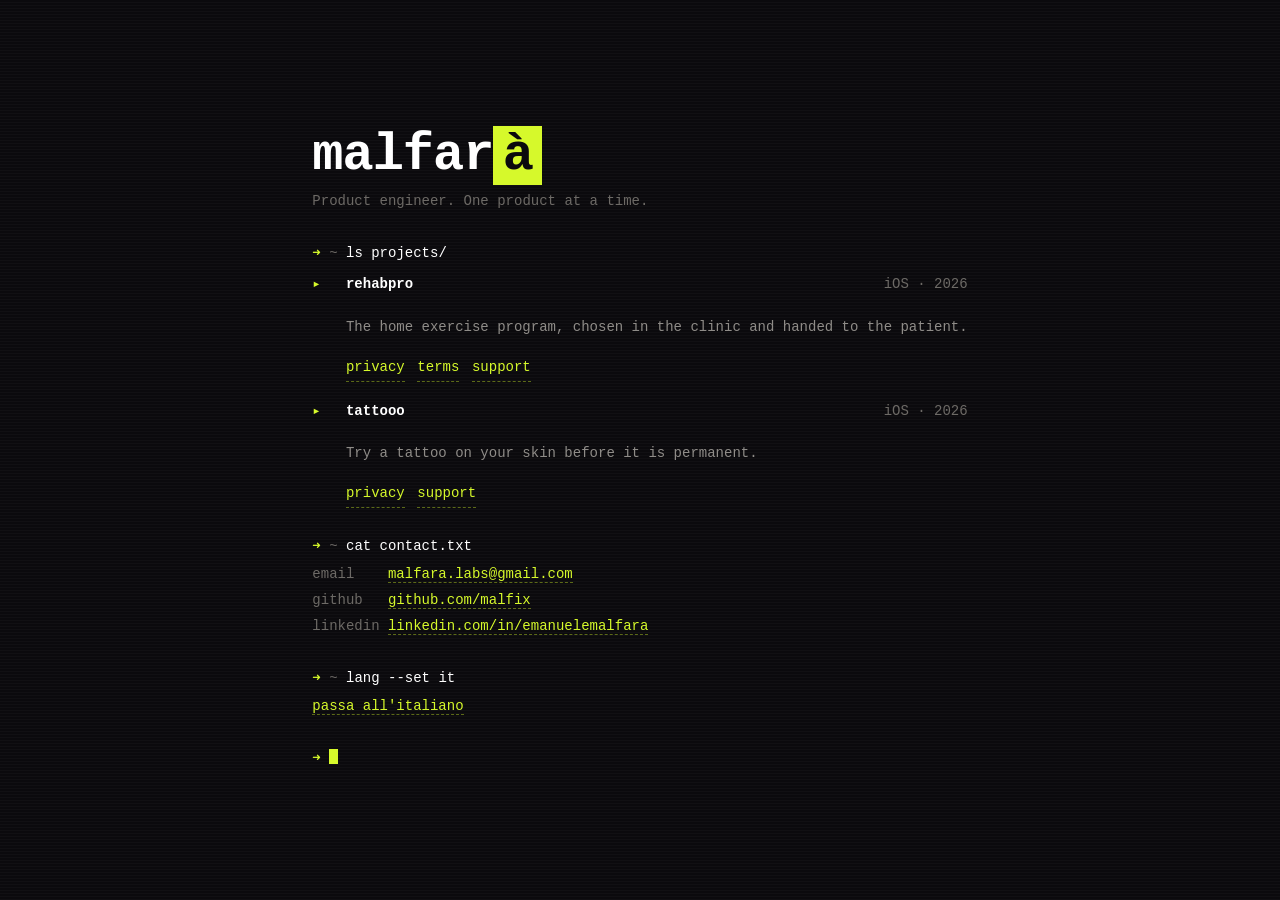
<file: index.html>
<!doctype html>
<html lang="it">
<head>
<meta charset="utf-8">
<meta name="viewport" content="width=device-width,initial-scale=1">
<title>Emanuele Malfarà — product engineer</title>
<meta name="description" content="Product engineer. Un prodotto alla volta.">
<link rel="canonical" href="https://malfix.github.io/">
<link rel="icon" href="data:image/svg+xml,%3Csvg xmlns='http://www.w3.org/2000/svg' viewBox='0 0 32 32'%3E%3Crect width='32' height='32' rx='6' fill='%230b0a0d'/%3E%3Cpath d='M9 8l11 8-11 8z' fill='%23d6f92b'/%3E%3C/svg%3E">
<meta property="og:type" content="website">
<meta property="og:url" content="https://malfix.github.io/">
<meta property="og:title" content="Emanuele Malfarà — product engineer">
<meta property="og:description" content="Product engineer. Un prodotto alla volta.">
<meta name="twitter:card" content="summary">
<link rel="stylesheet" href="styles.css">
<script src="main.js" defer></script>
</head>
<body>
<main>

  <h1 class="fade">malfar<em>à</em></h1>
  <p class="role fade"
     data-it="Product engineer. Un prodotto alla volta."
     data-en="Product engineer. One product at a time."
  >Product engineer. Un prodotto alla volta.</p>

  <div class="command-line projects-command"><span class="prompt" aria-hidden="true">➜ </span><span class="home" aria-hidden="true">~ </span><span class="command">ls projects/</span></div>
  <div class="output">
    <a class="project fade" href="https://apps.apple.com/it/app/rehab-pro/id6803935120">
      <span class="marker" aria-hidden="true">▸</span>
      <span class="name">rehabpro</span>
      <span class="meta">iOS · 2026</span>
    </a>
    <p class="tagline fade"
       data-it="Il programma di esercizi a casa, scelto in studio e consegnato al paziente."
       data-en="The home exercise program, chosen in the clinic and handed to the patient."
    >Il programma di esercizi a casa, scelto in studio e consegnato al paziente.</p>
    <p class="legal fade">
      <a class="link" href="https://malfix.github.io/rehabpro-legal/privacy.html" data-it="privacy" data-en="privacy">privacy</a>
      <a class="link" href="https://malfix.github.io/rehabpro-legal/termini.html" data-it="termini" data-en="terms">termini</a>
      <a class="link" href="https://malfix.github.io/rehabpro-legal/supporto.html" data-it="supporto" data-en="support">supporto</a>
    </p>

    <a class="project fade" href="https://apps.apple.com/us/app/tattooo/id6795151590">
      <span class="marker" aria-hidden="true">▸</span>
      <span class="name">tattooo</span>
      <span class="meta">iOS · 2026</span>
    </a>
    <p class="tagline fade"
       data-it="Prova un tatuaggio sulla tua pelle prima che sia per sempre."
       data-en="Try a tattoo on your skin before it is permanent."
    >Prova un tatuaggio sulla tua pelle prima che sia per sempre.</p>
    <p class="legal fade">
      <a class="link" href="https://malfix.github.io/tattooo-legal/privacy.html" data-it="privacy" data-en="privacy">privacy</a>
      <a class="link" href="https://malfix.github.io/tattooo-legal/support.html" data-it="supporto" data-en="support">supporto</a>
    </p>
  </div>

  <div class="command-line contacts-command"><span class="prompt" aria-hidden="true">➜ </span><span class="home" aria-hidden="true">~ </span><span class="command">cat contact.txt</span></div>
  <dl class="output contacts fade">
    <dt>email</dt>
    <dd><a class="link" href="mailto:malfara.labs@gmail.com">malfara.labs@gmail.com</a></dd>
    <dt>github</dt>
    <dd><a class="link" href="https://github.com/malfix">github.com/malfix</a></dd>
    <dt>linkedin</dt>
    <dd><a class="link" href="https://www.linkedin.com/in/emanuelemalfara/">linkedin.com/in/emanuelemalfara</a></dd>
  </dl>

  <div class="command-line language-command"><span class="prompt" aria-hidden="true">➜ </span><span class="home" aria-hidden="true">~ </span><span class="command">lang --set <span id="other">en</span></span></div>
  <p class="output language-output fade">
    <a class="link" id="switch" href="?lang=en" data-it="switch to english" data-en="passa all'italiano">switch to english</a>
  </p>

  <div class="prompt-line fade"><span class="prompt" aria-hidden="true">➜ </span><span class="caret" aria-hidden="true"></span></div>

</main>
</body>
</html>
</file>
<file: styles.css>
:root {
  --ink: #0b0a0d;
  --lime: #d6f92b;
  --text: #d8d5d0;
  --dim: #6d6a66;
  --muted: #8f8c88;
  --mono: ui-monospace, SFMono-Regular, "SF Mono", Menlo, Consolas, "Liberation Mono", monospace;
  color-scheme: dark;
}

*,
*::before,
*::after {
  box-sizing: border-box;
}

html {
  -webkit-text-size-adjust: 100%;
}

body {
  position: relative;
  display: flex;
  align-items: center;
  min-height: 100svh;
  margin: 0;
  padding: clamp(20px, 5vw, 64px);
  overflow-x: hidden;
  background: var(--ink);
  color: var(--text);
  font: 14px/1.85 var(--mono);
  -webkit-font-smoothing: antialiased;
}

body::after {
  content: "";
  position: fixed;
  inset: 0;
  z-index: 1;
  pointer-events: none;
  background: repeating-linear-gradient(0deg, rgba(255, 255, 255, .028) 0 1px, transparent 1px 3px);
}

main {
  position: relative;
  z-index: 2;
  width: 100%;
  max-width: 78ch;
  margin: 0 auto;
}

h1 {
  --d: .05s;
  margin: 0 0 6px;
  color: #fff;
  font: 700 clamp(30px, 7vw, 52px)/1.05 var(--mono);
  letter-spacing: -.02em;
}

h1 em {
  padding: 0 .18em;
  background: var(--lime);
  color: var(--ink);
  font-style: normal;
}

.role {
  --d: .15s;
  margin: 0 0 26px;
  color: var(--dim);
}

.command-line {
  white-space: nowrap;
}

.prompt {
  color: var(--lime);
}

.home {
  color: var(--dim);
}

.command {
  color: #fff;
}

.output {
  margin: 2px 0 26px;
}

.project {
  --d: 1s;
  display: grid;
  grid-template-columns: 2.5ch 1fr auto;
  gap: 0 1.5ch;
  align-items: baseline;
  margin: 0 -8px;
  padding: 3px 8px;
  border-radius: 3px;
  color: inherit;
  text-decoration: none;
}

.marker {
  color: var(--lime);
}

.name {
  color: #fff;
  font-weight: 700;
}

.meta {
  color: var(--dim);
  white-space: nowrap;
}

.project:hover,
.project:focus-visible {
  outline: none;
  background: var(--lime);
  color: var(--ink);
}

.project:hover .marker,
.project:hover .name,
.project:hover .meta,
.project:focus-visible .marker,
.project:focus-visible .name,
.project:focus-visible .meta {
  color: var(--ink);
}

.tagline {
  --d: 1.1s;
  padding-left: 4ch;
  color: var(--muted);
}

.legal {
  --d: 1.2s;
  display: flex;
  flex-wrap: wrap;
  gap: 0 1.5ch;
  padding-left: 4ch;
}

.legal + .project {
  margin-top: 1em;
}

.link {
  border-bottom: 1px dashed rgba(214, 249, 43, .4);
  color: var(--lime);
  text-decoration: none;
}

.link:hover,
.link:focus-visible {
  outline: none;
  border-color: transparent;
  background: var(--lime);
  color: var(--ink);
}

.contacts {
  --d: 1.9s;
  display: grid;
  grid-template-columns: 8ch 1fr;
  gap: 0 1ch;
}

.contacts dt {
  color: var(--dim);
}

.contacts dd {
  min-width: 0;
  margin: 0;
  overflow-wrap: anywhere;
}

.caret {
  display: inline-block;
  width: 9px;
  height: 1.05em;
  vertical-align: -2px;
  background: var(--lime);
}

.projects-command {
  --d: .5s;
}

.contacts-command {
  --d: 1.45s;
}

.language-command {
  --d: 2.1s;
}

.language-output {
  --d: 2.5s;
}

.prompt-line {
  --d: 2.7s;
}

@media (max-width: 560px) {
  body {
    align-items: flex-start;
  }

  .project {
    grid-template-columns: 2.5ch 1fr;
  }

  .meta {
    grid-column: 2;
  }

  .tagline,
  .legal {
    padding-left: 2.5ch;
  }

  .contacts {
    grid-template-columns: 9ch 1fr;
  }
}

@media (prefers-reduced-motion: no-preference) {
  .is-animated .command-line {
    clip-path: inset(0 100% 0 0);
    animation: type .5s steps(18) both var(--d, 0s);
  }

  .is-animated .fade {
    opacity: 0;
    animation: fade .45s ease-out both var(--d, 0s);
  }

  .is-animated .caret {
    animation: blink 1.05s steps(1) infinite;
  }

  @keyframes type {
    to {
      clip-path: inset(0 -.2ch 0 0);
    }
  }

  @keyframes fade {
    to {
      opacity: 1;
    }
  }

  @keyframes blink {
    50% {
      opacity: 0;
    }
  }
}
</file>
